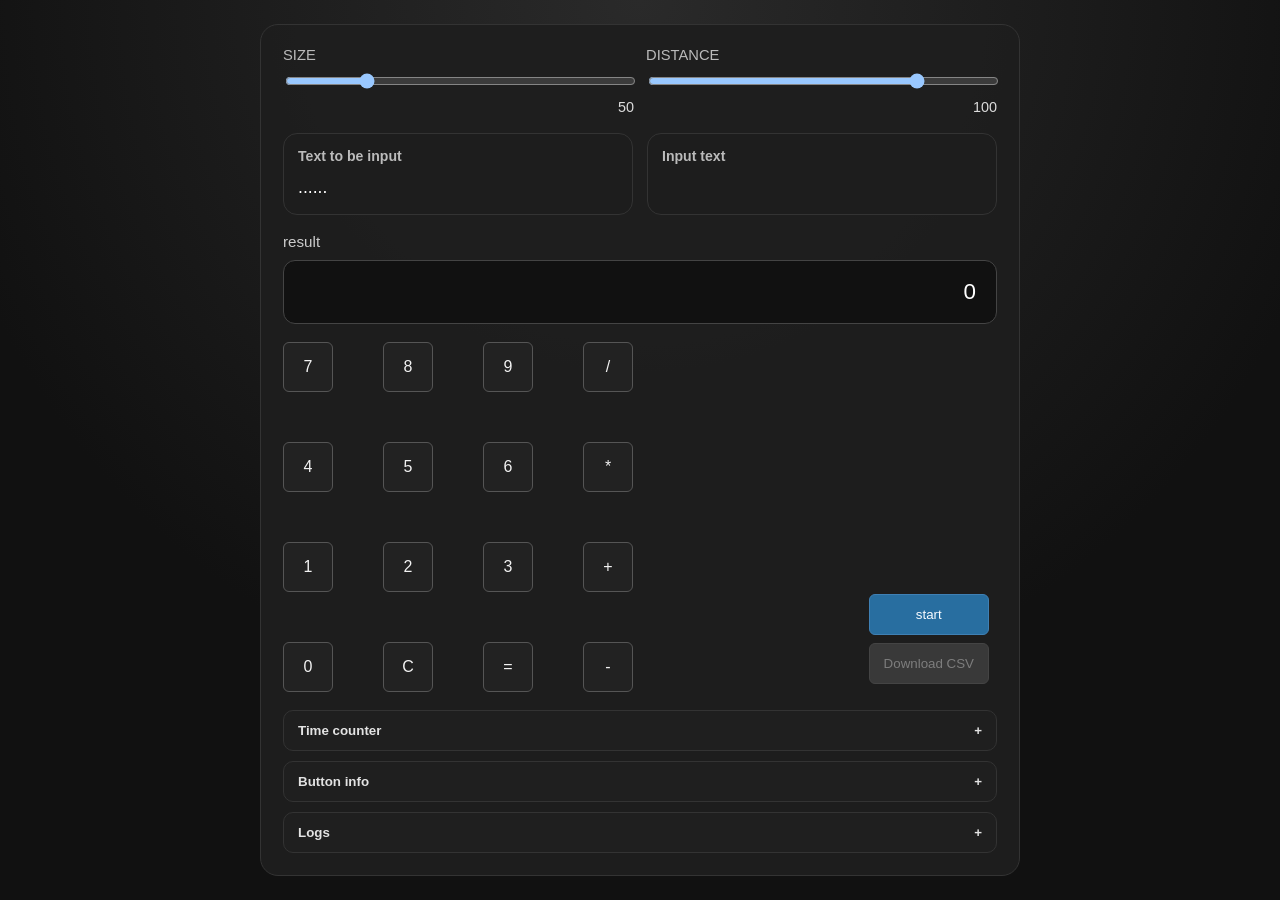
<file: calculator/index.html>
<!DOCTYPE html>
<html lang="ja">
<head>
  <meta charset="UTF-8" />
  <meta name="viewport" content="width=device-width, initial-scale=1.0" />
  <title>Calculator</title>
  <link rel="stylesheet" href="styles.css" />
</head>
<body>
  <main class="calculator-shell">
    <section class="controls">
      <div class="slider-group">
        <label for="sizeSlider">SIZE</label>
        <input id="sizeSlider" type="range" min="30" max="120" value="50" />
        <span id="sizeValue">50</span>
      </div>
      <div class="slider-group">
        <label for="distanceSlider">DISTANCE</label>
        <input id="distanceSlider" type="range" min="30" max="120" value="100" />
        <span id="distanceValue">100</span>
      </div>
      <!-- action buttons moved to keypad area -->
    </section>

    <section class="display-panel">
      <div class="task-info">
        <div class="task-label">
          <strong>Text to be input</strong>
          <div id="taskText">......</div>
        </div>
        <div class="input-label">
          <strong>Input text</strong>
          <div id="inputText"></div>
        </div>
      </div>
      <div class="result-box">
        <label for="resultInput">result</label>
        <input id="resultInput" type="text" value="0" readonly />
      </div>
    </section>

    <section class="button-grid" id="buttonGrid">
      <div id="calcKeys" class="calc-keys"></div>
      <div class="keypad-actions action-buttons">
        <button id="startButton" class="primary" type="button">start</button>
        <button id="downloadButton" class="secondary" type="button" disabled>Download CSV</button>
      </div>
    </section>

    <section class="collapse-panel" id="debugPanel">
      <button class="collapse-toggle" type="button" data-target="timeCounterPanel">Time counter</button>
      <div class="collapse-section" id="timeCounterPanel">
        <div class="section-header">Next button latency</div>
        <div class="counter-display" id="timeCounter">0 ms</div>
      </div>
      <button class="collapse-toggle" type="button" data-target="buttonInfoPanel">Button info</button>
      <div class="collapse-section" id="buttonInfoPanel">
        <pre id="buttonInfo">buttonsize,50\nbuttondistance,100\nSTART,240,120</pre>
      </div>
      <button class="collapse-toggle" type="button" data-target="logsPanel">Logs</button>
      <div class="collapse-section" id="logsPanel">
        <pre id="logs"></pre>
      </div>
    </section>
  </main>

  <script src="script.js"></script>
</body>
</html>
</file>
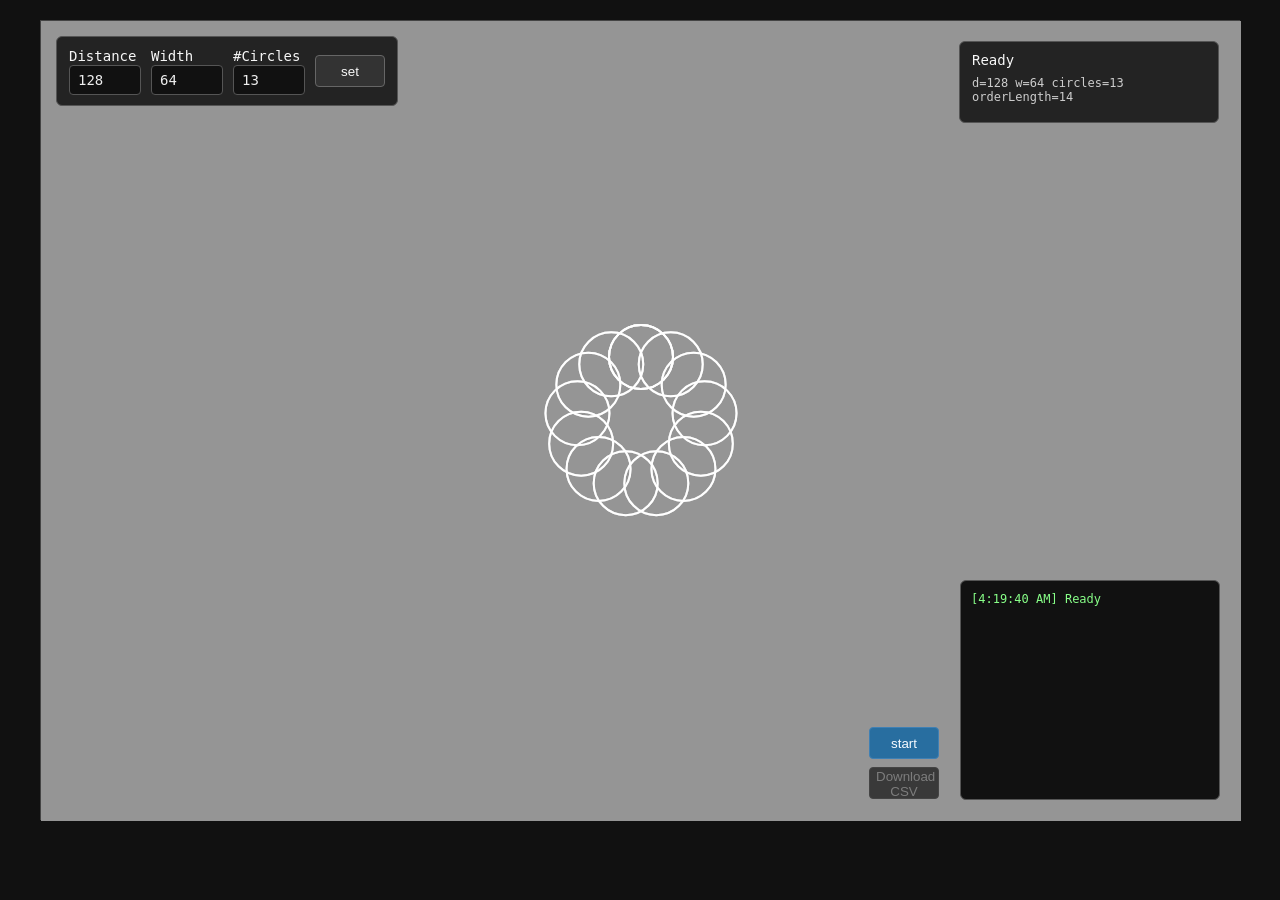
<file: fitts/index.html>
<!DOCTYPE html>
<html lang="ja">
<head>
  <meta charset="UTF-8">
  <meta name="viewport" content="width=device-width, initial-scale=1.0">
  <title>Fitts Experiment</title>
  <link rel="stylesheet" href="styles.css">
</head>
<body>
  <div class="app-shell">
    <div class="canvas-wrapper">
      <canvas id="fittsCanvas" width="1200" height="800"></canvas>
      <div class="canvas-actions">
        <button id="startButton" class="control-button primary">start</button>
        <button id="downloadButton" class="control-button secondary" disabled>Download CSV</button>
      </div>
      <div class="status-panel">
        <p id="statusText">Ready</p>
        <p id="infoText"></p>
      </div>
    </div>
    <div class="control-panel">
      <label>
        Distance
        <input id="distanceInput" type="number" value="128" min="10">
      </label>
      <label>
        Width
        <input id="widthInput" type="number" value="64" min="4">
      </label>
      <label>
        #Circles
        <input id="circlesInput" type="number" value="13" min="3">
      </label>
      <button id="setButton" class="control-button">set</button>
    </div>
    <textarea id="logArea" readonly></textarea>
  </div>
  <script src="script.js"></script>
</body>
</html>
</file>
<file: calculator/styles.css>
:root {
  color-scheme: dark;
  background: #151515;
  color: #f0f0f0;
  font-family: "Segoe UI", Arial, sans-serif;
}

* {
  box-sizing: border-box;
}

body {
  margin: 0;
  min-height: 100vh;
  display: flex;
  align-items: center;
  justify-content: center;
  padding: 20px;
  background: radial-gradient(circle at top, #2a2a2a 0%, #111 65%);
  overflow-x: auto;
}

.calculator-shell {
  width: 760px;
  /* prevent flexbox from shrinking the shell on narrow viewports */
  flex: 0 0 760px;
  background: rgba(30, 30, 30, 0.95);
  border: 1px solid #333;
  border-radius: 18px;
  padding: 22px;
  display: grid;
  gap: 18px;
}

.controls {
  display: grid;
  /* two equal columns: each slider will occupy half the controls width */
  grid-template-columns: 1fr 1fr;
  gap: 12px;
  align-items: end;
}

.slider-group {
  display: grid;
  gap: 8px;
}

.action-buttons {
  display: flex;
  flex-direction: column;
  gap: 10px;
  align-items: stretch;
}

.action-buttons button {
  width: 100%;
}

.slider-group label {
  font-size: 0.92rem;
  color: #bbb;
}

.slider-group input[type="range"] {
  width: 100%;
}

.slider-group span {
  text-align: right;
  font-size: 0.9rem;
  color: #ddd;
}

button {
  appearance: none;
  border: 1px solid #555;
  background: #222;
  color: #f2f2f2;
  border-radius: 6px;
  padding: 12px 14px;
  cursor: pointer;
  transition: transform 0.12s ease, background 0.12s ease, border-color 0.12s ease;
}

.calc-button {
  padding: 0;
  display: inline-flex;
  align-items: center;
  justify-content: center;
  font-size: 1rem;
  min-width: 0;
}

button:hover,
button:focus-visible {
  transform: translateY(-1px);
  border-color: #888;
  background: #2d2d2d;
}

button:disabled,
button.disabled {
  background: #393939;
  border-color: #444;
  color: #7d7d7d;
  cursor: not-allowed;
  transform: none;
}

button.primary:disabled,
button.primary.disabled,
button.secondary:disabled,
button.secondary.disabled {
  background: #393939;
  border-color: #444;
  color: #7d7d7d;
  cursor: not-allowed;
  transform: none;
}

button.primary {
  background: #286ea0;
  border-color: #3f80b4;
  color: #f7fbff;
}

button.primary:hover:not(:disabled),
button.primary:focus-visible:not(:disabled) {
  background: #3a7eb3;
}

button.secondary:not(:disabled) {
  background: #286ea0;
  border-color: #3f80b4;
  color: #f7fbff;
}

button.secondary:hover:not(:disabled),
button.secondary:focus-visible:not(:disabled) {
  background: #3a7eb3;
}

.display-panel {
  display: grid;
  gap: 18px;
}

.result-box {
  display: grid;
  width: 100%;
  gap: 10px;
}

.result-box label {
  color: #ccc;
  font-size: 0.95rem;
}

.result-box input {
  width: 100%;
  padding: 18px 20px;
  border: 1px solid #444;
  border-radius: 12px;
  background: #111;
  color: #fff;
  font-size: 1.4rem;
  text-align: right;
}

.task-info {
  display: grid;
  grid-template-columns: 1fr 1fr;
  gap: 14px;
  width: 100%;
}

.task-label,
.input-label {
  background: #1d1d1d;
  border: 1px solid #333;
  border-radius: 14px;
  padding: 14px;
  min-height: 80px;
}

.task-label strong,
.input-label strong {
  display: block;
  margin-bottom: 10px;
  color: #bbb;
  font-size: 0.88rem;
}

.task-label div,
.input-label div {
  min-height: 1.4em;
  line-height: 1.5;
  font-size: 1.1rem;
  color: #fff;
  word-break: break-word;
}

.button-grid {
  display: grid;
  width: 100%;
  justify-items: start;
  align-items: start;
  position: relative;
}

.calc-keys {
  display: grid;
  width: 100%;
  justify-items: start;
  align-items: start;
}

.keypad-actions {
  position: absolute;
  right: 8px;
  bottom: 8px;
  display: flex;
  flex-direction: column;
  gap: 8px;
  min-width: 120px;
}

.collapse-panel {
  display: grid;
  gap: 10px;
}

.collapse-toggle {
  width: 100%;
  text-align: left;
  font-weight: 600;
  color: #e3e3e3;
  background: #1f1f1f;
  border: 1px solid #333;
  border-radius: 10px;
  padding: 12px 14px;
}

.collapse-toggle::after {
  content: "+";
  float: right;
  transition: transform 0.2s ease;
}

.collapse-toggle.expanded::after {
  content: "−";
}

.collapse-section {
  display: none;
  background: #111;
  border: 1px solid #272727;
  border-radius: 14px;
  padding: 14px;
}

.collapse-section.expanded {
  display: block;
}

.section-header {
  margin-bottom: 10px;
  color: #bbb;
  font-size: 0.92rem;
}

.counter-display {
  font-size: 1.2rem;
  color: #fff;
  min-height: 1.6em;
}

.log-panel {
  display: grid;
  gap: 14px;
}

.log-panel > div {
  background: #111;
  border: 1px solid #272727;
  border-radius: 14px;
  padding: 14px;
}

.log-panel strong {
  display: block;
  margin-bottom: 8px;
  color: #bbb;
}

.log-panel pre {
  margin: 0;
  white-space: pre-wrap;
  word-break: break-word;
  color: #e3e3e3;
  font-size: 0.92rem;
}

@media (max-width: 640px) {
  .controls,
  .task-info {
    grid-template-columns: 1fr;
  }
}
</file>
<file: fitts/styles.css>
* {
  box-sizing: border-box;
}
html, body {
  margin: 0;
  min-height: 100%;
  background: #111;
  color: #f7f7f7;
  font-family: Menlo, Consolas, Monaco, monospace;
}
body {
  display: flex;
  justify-content: center;
  padding: 20px;
}
.app-shell {
  width: 1200px;
  position: relative;
}
.canvas-wrapper {
  position: relative;
  width: 1200px;
  height: 800px;
  border: 1px solid #444;
  background: #222;
}
#fittsCanvas {
  display: block;
  width: 1200px;
  height: 800px;
  background: #999;
}
.control-panel {
  position: absolute;
  top: 16px;
  left: 16px;
  display: flex;
  gap: 10px;
  align-items: center;
  padding: 10px 12px;
  background: rgba(20, 20, 20, 0.88);
  border: 1px solid #555;
  border-radius: 6px;
}
.control-panel label {
  display: flex;
  flex-direction: column;
  font-size: 14px;
  line-height: 1.3;
}
.control-panel input {
  width: 72px;
  padding: 6px 8px;
  border: 1px solid #555;
  border-radius: 4px;
  background: #111;
  color: #eee;
  font: 14px Menlo, monospace;
}
.control-button {
  width: 70px;
  height: 32px;
  border: 1px solid #666;
  border-radius: 4px;
  background: #333;
  color: #f7f7f7;
  cursor: pointer;
}
.control-button:hover {
  background: #444;
}

.canvas-actions {
  position: absolute;
  right: 300px;
  bottom: 20px;
  z-index: 2;
  display: flex;
  flex-direction: column;
  gap: 8px;
  align-items: stretch;
}

button.primary {
  background: #286ea0;
  border-color: #3f80b4;
  color: #f7fbff;
}

button.primary:hover:not(:disabled) {
  background: #3a7eb3;
}

button.secondary:not(:disabled) {
  background: #286ea0;
  border-color: #3f80b4;
  color: #f7fbff;
}

button.secondary:hover:not(:disabled) {
  background: #3a7eb3;
}

.control-button.disabled,
button:disabled {
  background: #393939;
  border-color: #444;
  color: #7d7d7d;
  cursor: not-allowed;
}
.status-panel {
  position: absolute;
  top: 20px;
  right: 20px;
  width: 260px;
  padding: 10px 12px;
  background: rgba(20, 20, 20, 0.88);
  border: 1px solid #555;
  border-radius: 6px;
}
.status-panel p {
  margin: 0 0 8px;
  font-size: 14px;
}
#infoText {
  font-size: 12px;
  color: #ccc;
}
#logArea {
  position: absolute;
  right: 20px;
  bottom: 20px;
  width: 260px;
  height: 220px;
  padding: 10px;
  border: 1px solid #555;
  border-radius: 6px;
  background: #111;
  color: #8f8;
  font-size: 12px;
  line-height: 1.4;
  resize: none;
}
</file>
